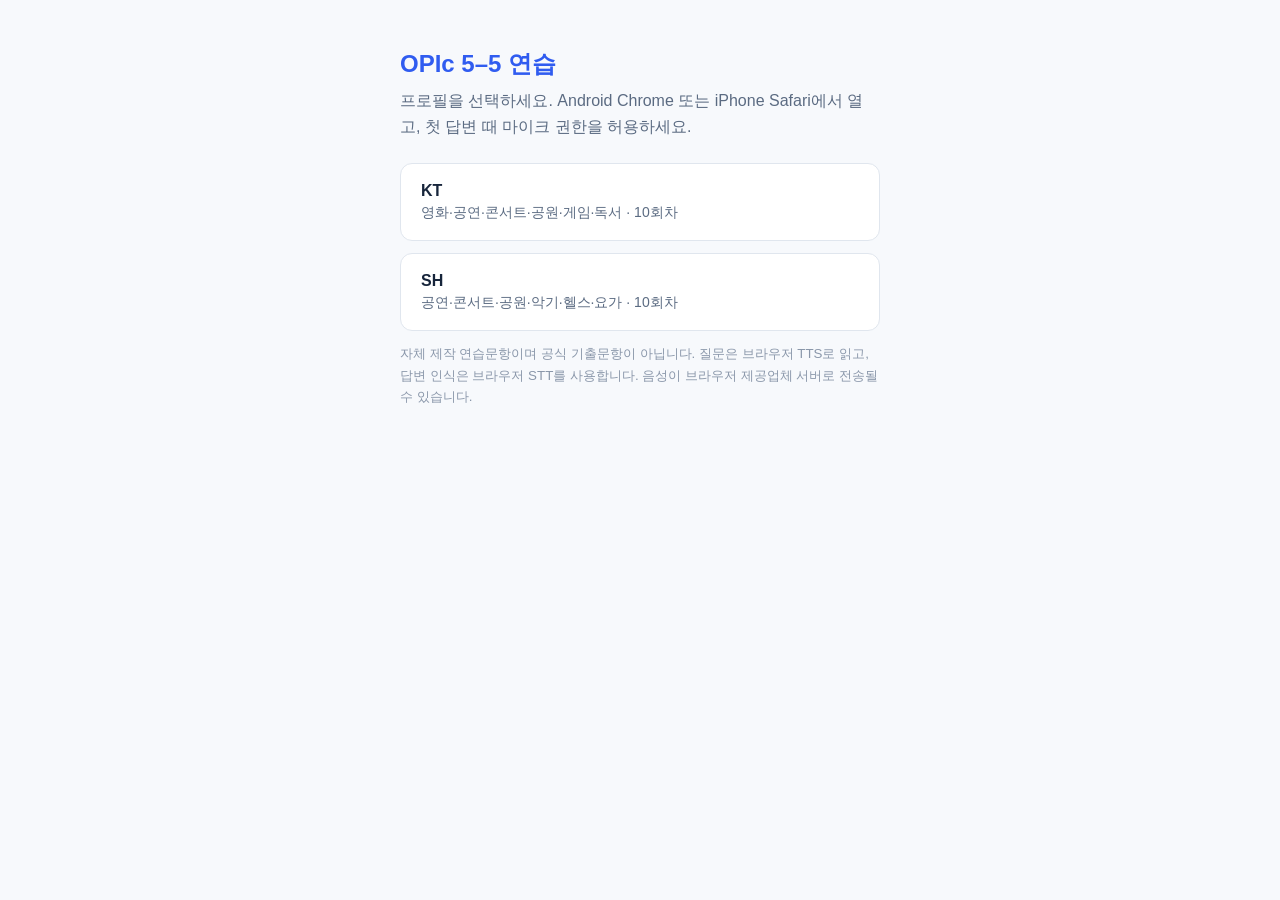
<file: pages/index.html>
<!doctype html>
<html lang="ko"><head><meta charset="utf-8"><meta name="viewport" content="width=device-width,initial-scale=1">
<title>OPIc 연습</title>
<style>
:root{font-family:Inter,"Segoe UI","Malgun Gothic",sans-serif;color:#17253b;background:#f7f9fc}
body{margin:0;padding:48px 16px;display:flex;justify-content:center}
main{max-width:480px;width:100%}
h1{font-size:24px;color:#305cf0;margin:0 0 8px}
p{color:#5b6b82;line-height:1.6;margin:0 0 24px}
a{display:block;padding:18px 20px;margin-bottom:12px;border:1px solid #e0e6ee;border-radius:12px;background:#fff;color:#17253b;text-decoration:none;font-weight:600}
a span{display:block;font-weight:400;font-size:14px;color:#5b6b82;margin-top:4px}
small{color:#8a97aa;line-height:1.6}
</style></head><body><main>
<h1>OPIc 5–5 연습</h1>
<p>프로필을 선택하세요. Android Chrome 또는 iPhone Safari에서 열고, 첫 답변 때 마이크 권한을 허용하세요.</p>
<a href="kt/">KT<span>영화·공연·콘서트·공원·게임·독서 · 10회차</span></a>
<a href="sh/">SH<span>공연·콘서트·공원·악기·헬스·요가 · 10회차</span></a>
<small>자체 제작 연습문항이며 공식 기출문항이 아닙니다. 질문은 브라우저 TTS로 읽고, 답변 인식은 브라우저 STT를 사용합니다. 음성이 브라우저 제공업체 서버로 전송될 수 있습니다.</small>
</main></body></html>
</file>
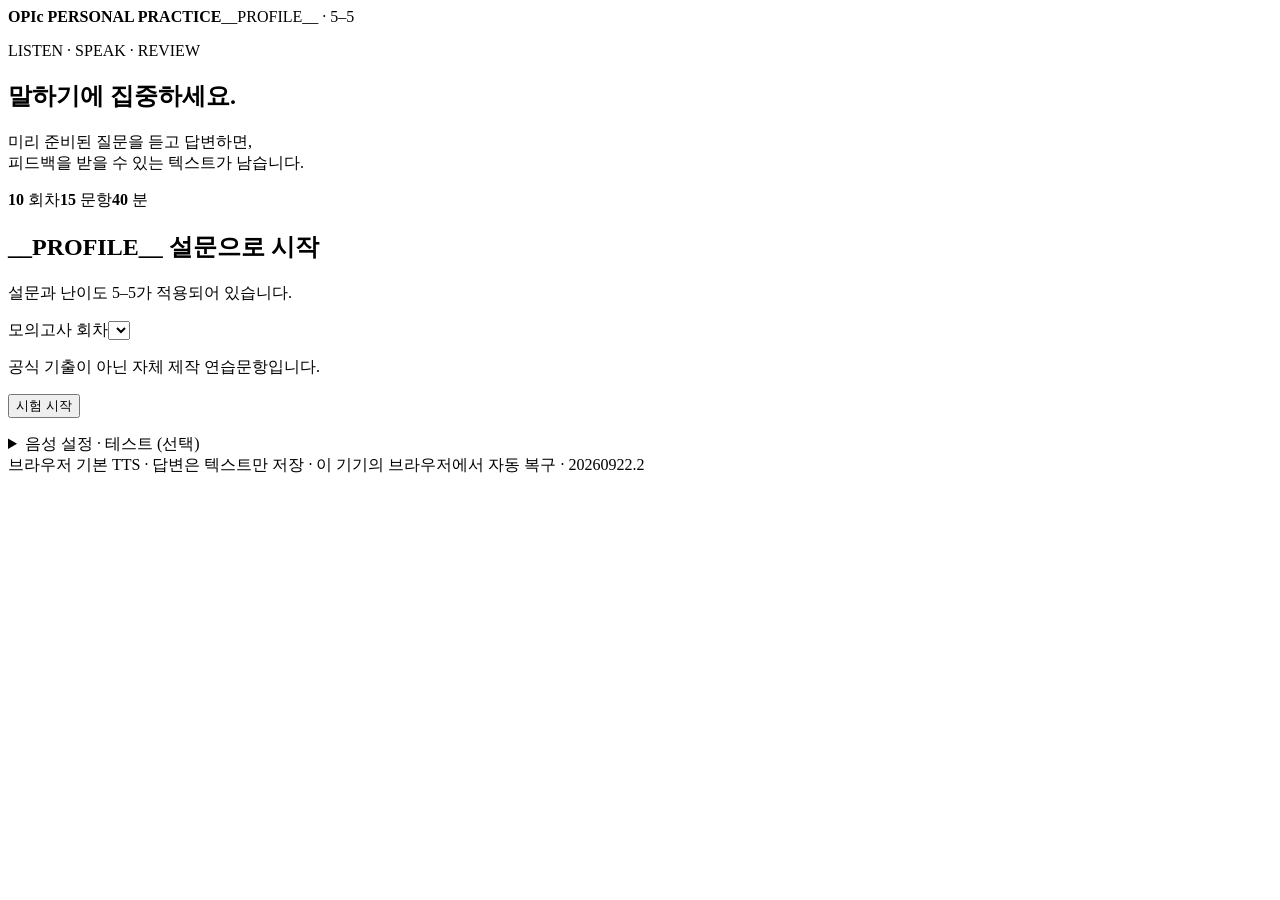
<file: portable/index.html>
<!doctype html>
<html lang="ko"><head><meta charset="utf-8"><meta name="viewport" content="width=device-width,initial-scale=1"><title>__PROFILE__ · OPIc 연습</title><style>__STYLE__</style></head>
<body><header><b>OPIc <span>PERSONAL PRACTICE</span></b><span>__PROFILE__ · 5–5</span></header>
<main><p id="notice" role="status" aria-live="polite"></p>
<section id="home"><div class="eyebrow">LISTEN · SPEAK · REVIEW</div><h1>말하기에 집중하세요.</h1><p class="lead">미리 준비된 질문을 듣고 답변하면,<br>피드백을 받을 수 있는 텍스트가 남습니다.</p>
<div class="facts"><span><b>10</b> 회차</span><span><b>15</b> 문항</span><span><b>40</b> 분</span></div>
<div class="card"><h2>__PROFILE__ 설문으로 시작</h2><p>설문과 난이도 5–5가 적용되어 있습니다.</p><label for="set">모의고사 회차</label><select id="set">__OPTIONS__</select><p class="subtle">공식 기출이 아닌 자체 제작 연습문항입니다.</p><button id="start" class="primary">시험 시작</button><button id="resume" hidden>진행 중인 시험 이어하기</button><p id="start-status" role="status" aria-live="polite" class="subtle"></p></div>
<details class="card" id="checks"><summary>음성 설정 · 테스트 (선택)</summary><p>모바일은 HTTPS 주소를 Android Chrome 또는 iPhone Safari에서 열어주세요. 인터넷에 연결한 뒤 마이크를 허용해주세요. 브라우저 STT는 음성을 제공업체 서버로 전송할 수 있습니다. 이 앱은 답변 음성 파일을 만들거나 저장하지 않습니다.</p><label for="voices">질문 영어 음성</label><select id="voices"></select><p class="subtle">별도 설치 없이 기기의 음성으로 읽습니다. 질문을 들을 때는 PLAY를 눌러주세요.</p><div class="buttons"><button id="check-audio">질문 음성 확인</button><button id="check-stt">마이크 · STT 확인</button><button id="stop-check" hidden>확인 끝내기</button></div><p id="check-result" class="subtle">테스트는 선택 사항입니다. 시험은 바로 시작할 수 있습니다.</p><p id="support" class="subtle"></p></details>
<button id="previous" hidden>최근 결과 보기</button></section>
<section id="exam" hidden><div class="exam-head"><div><div class="eyebrow" id="exam-set"></div><h1>Question <span id="number">01</span></h1></div><div class="clock"><span>남은 시간</span><b id="timer">40:00</b></div></div><div id="progress" aria-label="문항 진행"></div><div class="listening"><div class="orb" id="orb">▶</div><h2 id="phase">질문을 들어주세요.</h2><p id="detail">PLAY를 누르면 질문이 재생됩니다.</p><button id="play" class="primary">▶ PLAY</button><p id="plays" class="subtle">최대 2회 들을 수 있습니다.</p><button id="retry" hidden>음성인식 다시 시작</button><details><summary>현재 인식된 텍스트 확인</summary><p id="live" class="transcript"></p></details></div><div class="bottom"><button id="finish">시험 종료 · 결과 보기</button><div class="buttons"><button id="skip">건너뛰기</button><button id="next" class="primary" disabled>Next ❯</button></div></div></section>
<section id="middle" hidden><div class="eyebrow">SECOND SESSION</div><h1>같은 난이도로 이어갑니다.</h1><p class="lead">5–5 연습입니다. 남은 제한시간은 계속 흐릅니다.</p><button id="continue" class="primary">비슷한 수준으로 · 계속</button></section>
<section id="review" hidden><div class="eyebrow">TEST REVIEW</div><h1>수고했어요.</h1><p id="review-summary" class="lead"></p><div class="buttons"><button id="download-md" class="primary">결과 MD 받기</button><button id="download-txt">결과 TXT 받기</button><button id="home-button">처음으로</button></div><p class="subtle">파일을 로컬 에이전트에 주고 피드백을 요청하세요. 인식 오류만 아래에서 고칠 수 있으며, 원본 STT도 결과 파일에 함께 남습니다. 음성이 없으므로 발음·억양은 평가할 수 없습니다.</p><div id="answers"></div></section>
</main><footer>브라우저 기본 TTS · 답변은 텍스트만 저장 · 이 기기의 브라우저에서 자동 복구 · 20260922.2</footer>
<script id="practice-data" type="application/json">__DATA__</script><script>__SPEECH__</script><script>__APP__</script></body></html>
</file>
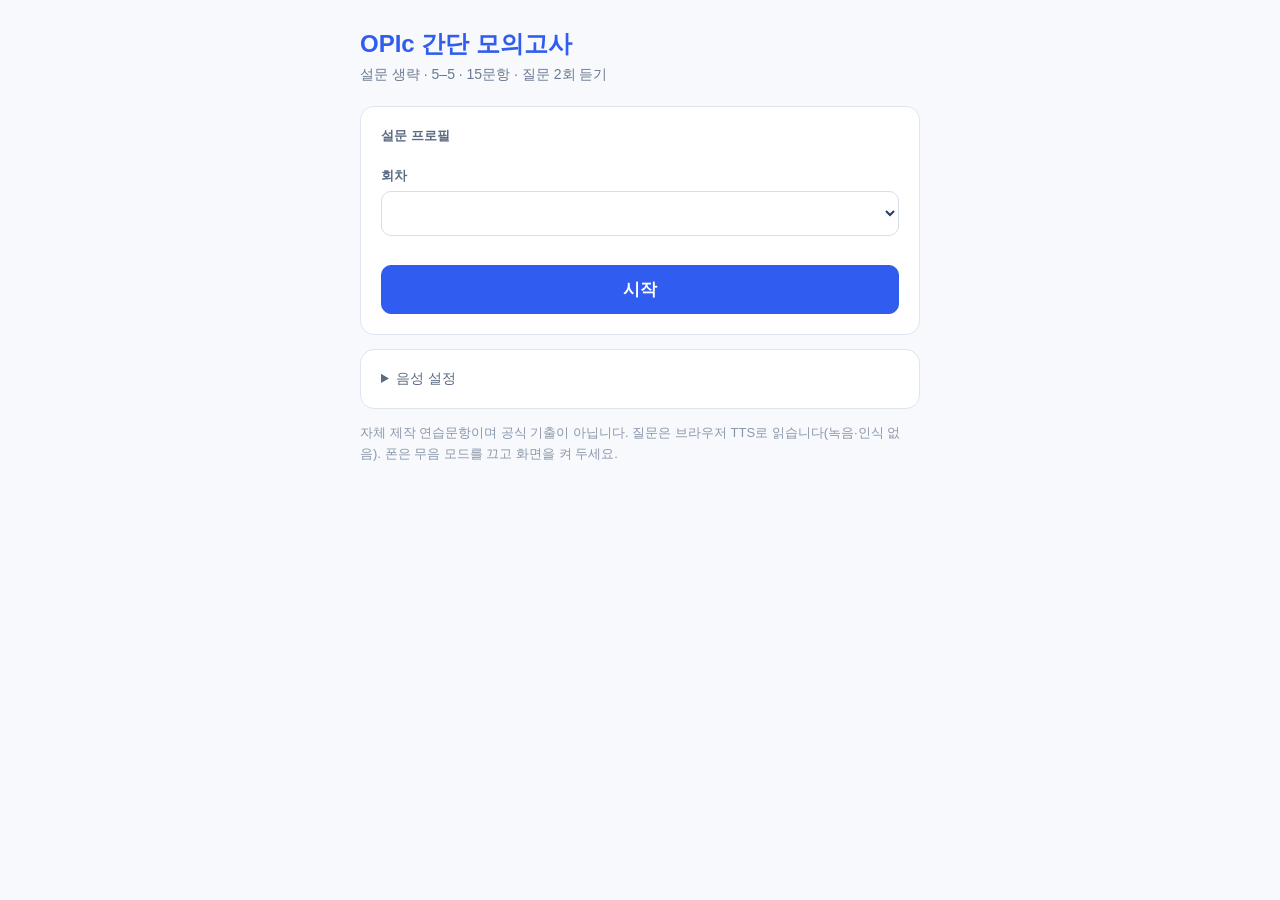
<file: simple/index.html>
<!doctype html>
<html lang="ko"><head><meta charset="utf-8"><meta name="viewport" content="width=device-width,initial-scale=1"><title>OPIc 간단 모의고사</title>
<style>
:root{font-family:Inter,"Segoe UI","Malgun Gothic",sans-serif;color:#17253b;background:#f7f9fc}
*{box-sizing:border-box}[hidden]{display:none!important}
body{margin:0;padding:28px 16px 40px;display:flex;justify-content:center}
main{max-width:560px;width:100%}
h1{font-size:24px;color:#305cf0;margin:0 0 6px}
.sub{color:#6b7a90;font-size:14px;margin:0 0 22px}
.card{background:#fff;border:1px solid #dee5ef;border-radius:14px;padding:20px;margin-bottom:14px}
label{display:block;font-size:13px;color:#5b6b82;margin:0 0 6px;font-weight:600}
.row{display:flex;gap:8px;margin-bottom:16px;flex-wrap:wrap}
.row button{flex:1}
button,select{font:inherit;border:1px solid #d6deea;border-radius:10px;padding:12px 16px;background:#fff;color:#263d5c;cursor:pointer}
select{width:100%;margin-bottom:16px}
button:disabled{opacity:.45;cursor:not-allowed}
button.on{border-color:#305cf0;background:#eef3ff;color:#305cf0;font-weight:700}
.primary{background:#305cf0;border-color:#305cf0;color:#fff;width:100%;font-weight:700;font-size:17px}
.primary:hover{background:#244ac9}
details summary{cursor:pointer;color:#5b6b82;font-size:14px}
details[open] summary{margin-bottom:12px}
.small{font-size:13px;color:#8a97aa;line-height:1.6}
.head{display:flex;justify-content:space-between;align-items:baseline;margin-bottom:8px;color:#5b6b82;font-size:14px}
.qno{font-size:30px;font-weight:800;color:#17253b}
.qno small{font-size:16px;color:#8a97aa}
#bar{height:6px;background:#e3e9f2;border-radius:3px;overflow:hidden;margin-bottom:18px}
#bar i{display:block;height:100%;background:#305cf0;width:0}
.stage{text-align:center;padding:28px 20px}
#status{font-size:18px;font-weight:700;margin:0 0 6px}
#hint{color:#6b7a90;font-size:14px;margin:0 0 18px;min-height:20px}
#clock{font-size:64px;font-weight:800;font-variant-numeric:tabular-nums;letter-spacing:-2px;color:#c3ccd9}
#clock.run{color:#17253b}#clock.warn{color:#e07b00}#clock.over{color:#d33}
#text{text-align:left;line-height:1.6;margin-top:14px}
.nav{display:flex;gap:8px}.nav button{flex:1;min-width:0;padding:12px 8px}.nav .primary{flex:2}
.controls{display:flex;flex-wrap:wrap;gap:8px;margin-bottom:14px}.controls button{flex:1;min-width:140px}
.paused .stage{border:2px solid #e07b00}.paused #status{color:#a65b00}
.check{display:flex;align-items:center;gap:8px;margin-bottom:16px;line-height:1.5}
ol{padding-left:22px;margin:0}ol li{margin:0 0 10px;line-height:1.5}ol li span{color:#8a97aa;font-size:13px}
</style></head><body><main>
<section id="home">
<h1>OPIc 간단 모의고사</h1>
<p class="sub">설문 생략 · 5–5 · 15문항 · 질문 2회 듣기</p>
<div class="card">
<label>설문 프로필</label><div class="row" id="profiles"></div>
<label for="set">회차</label><select id="set"></select>
<p class="small" id="topics"></p>
<button id="start" class="primary">시작</button>
</div>
<details class="card"><summary>음성 설정</summary>
<label for="voice">질문 음성</label><select id="voice"></select>
<label for="rate">속도</label><select id="rate"><option value="0.7">0.7 (기본)</option><option value="0.85">0.85</option><option value="1">1.0</option></select>
<label class="check"><input id="autoplay" type="checkbox">문제를 넘기면 바로 재생</label>
<button id="test">음성 확인</button>
</details>
<p class="small">자체 제작 연습문항이며 공식 기출이 아닙니다. 질문은 브라우저 TTS로 읽습니다(녹음·인식 없음). 폰은 무음 모드를 끄고 화면을 켜 두세요.</p>
</section>
<section id="exam" hidden>
<div class="head"><span id="meta"></span><span>전체 <b id="total">0:00</b></span></div>
<div class="head"><span class="qno">Q<span id="qno">1</span> <small>/ 15</small></span><span id="qtype"></span></div>
<div id="bar"><i></i></div>
<div class="card stage">
<p id="status" role="status" aria-live="polite"></p><p id="hint"></p>
<div id="clock">0:00</div>
<details id="textbox"><summary>질문 텍스트 보기</summary><p id="text"></p></details>
</div>
<div class="controls"><button id="listen" class="primary">▶ 질문 듣기</button><button id="skip">바로 답변</button><button id="pause" aria-pressed="false">⏸ 일시정지</button></div>
<div class="nav"><button id="prev">❮ 이전</button><button id="replay">↻ 다시</button><button id="next" class="primary">다음 ❯</button></div>
<p class="small" style="margin-top:14px">Enter: 다음 / 대기 중 질문 듣기. Space: 일시정지 / 계속. 대기와 일시정지 중에는 시계가 멈춥니다. 답변 시계는 1분 30초에 주황, 2분에 빨강(자동으로 넘어가지 않음). <a href="#" id="quit">그만하기</a></p>
</section>
<section id="done" hidden>
<h1>끝!</h1><p class="sub" id="summary"></p>
<div class="card"><ol id="list"></ol></div>
<button id="again" class="primary">처음으로</button>
</section>
</main>
<script id="data" type="application/json">__DATA__</script>
<script>__SPEECH__</script>
<script>__APP__</script>
</body></html>
</file>
